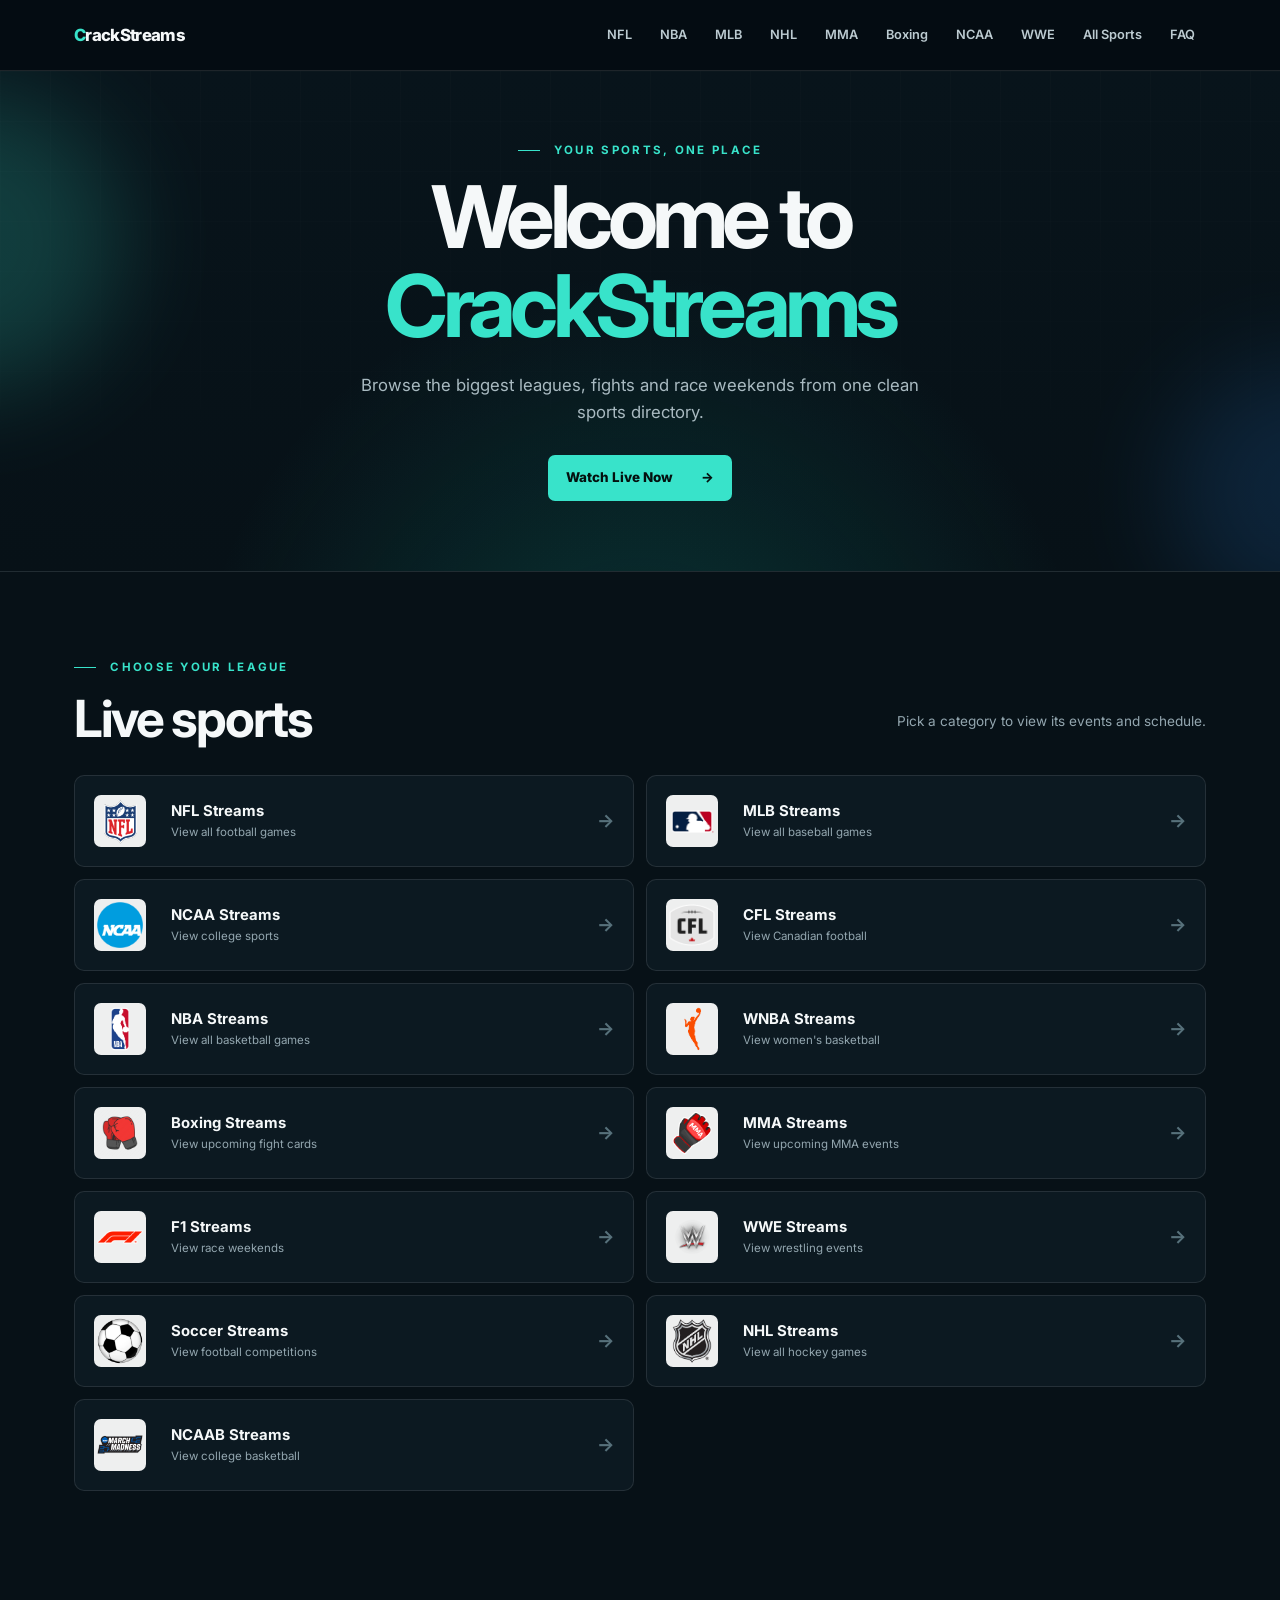
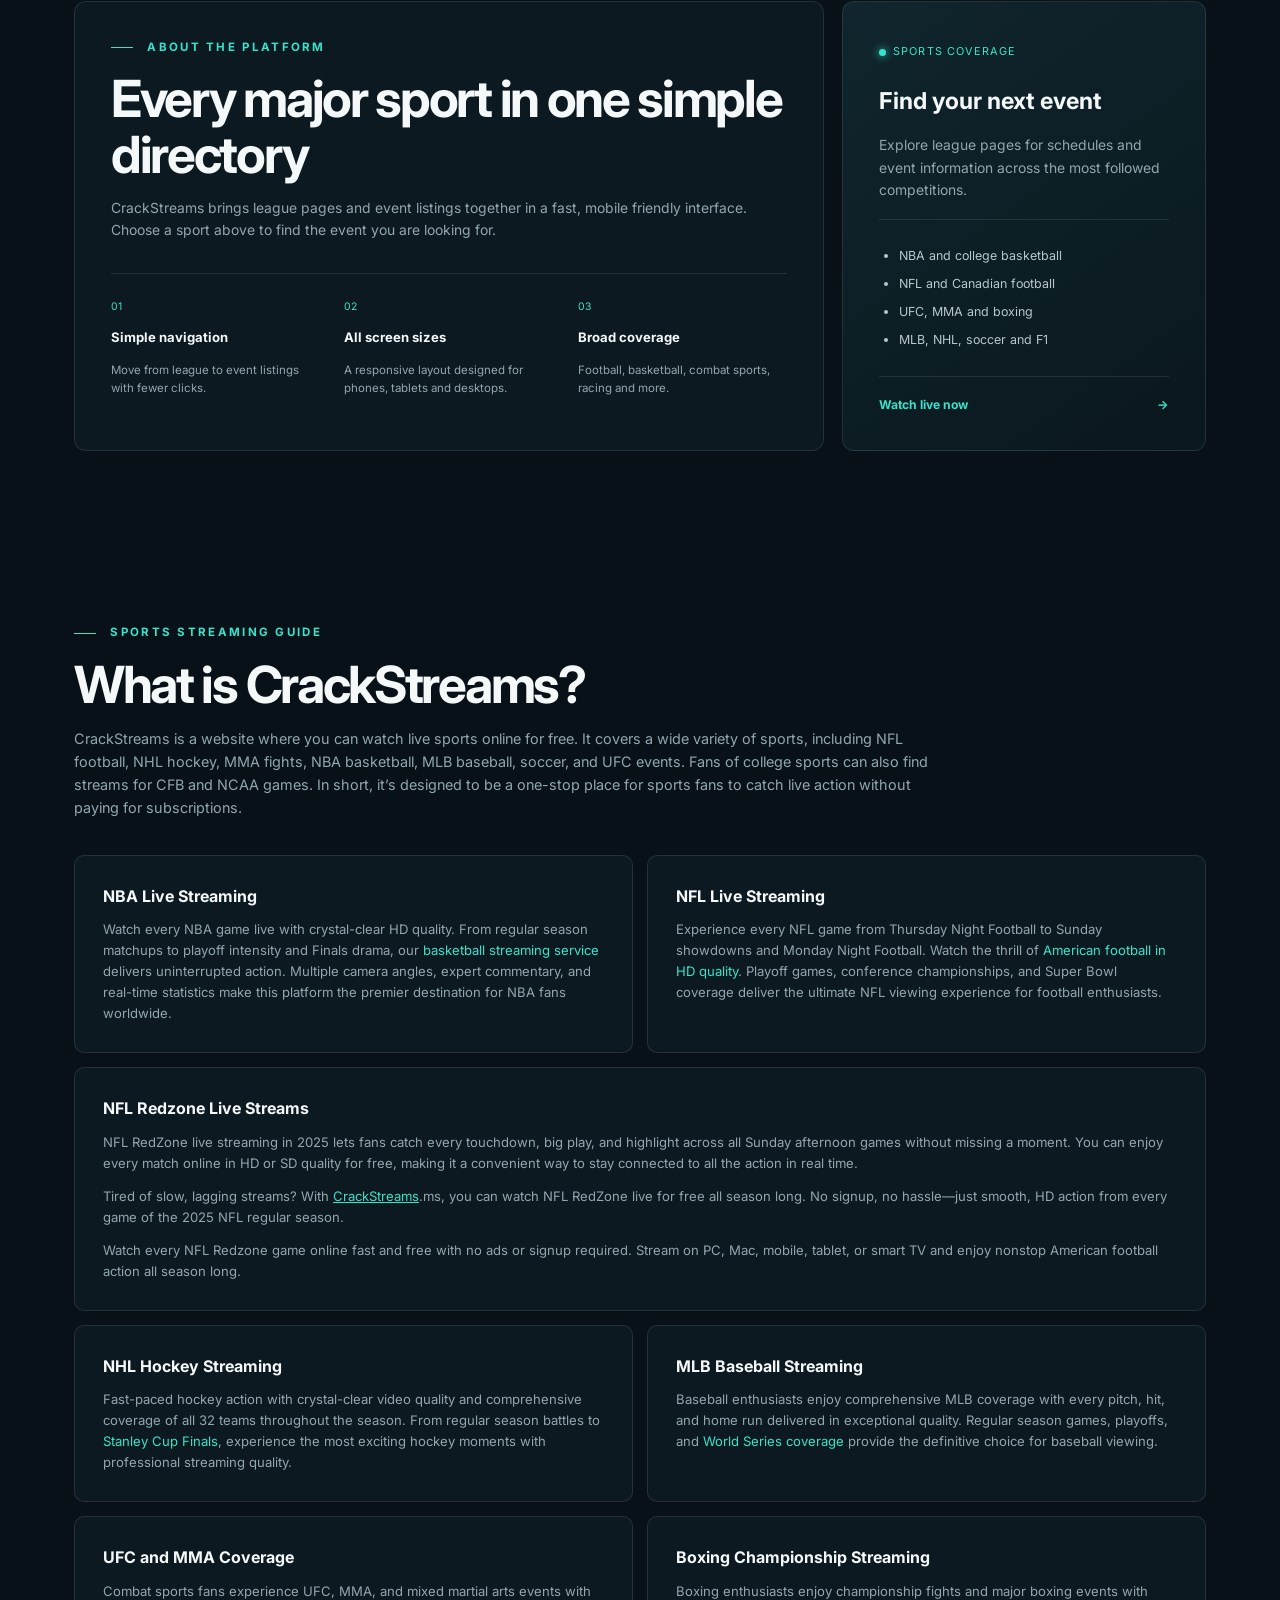
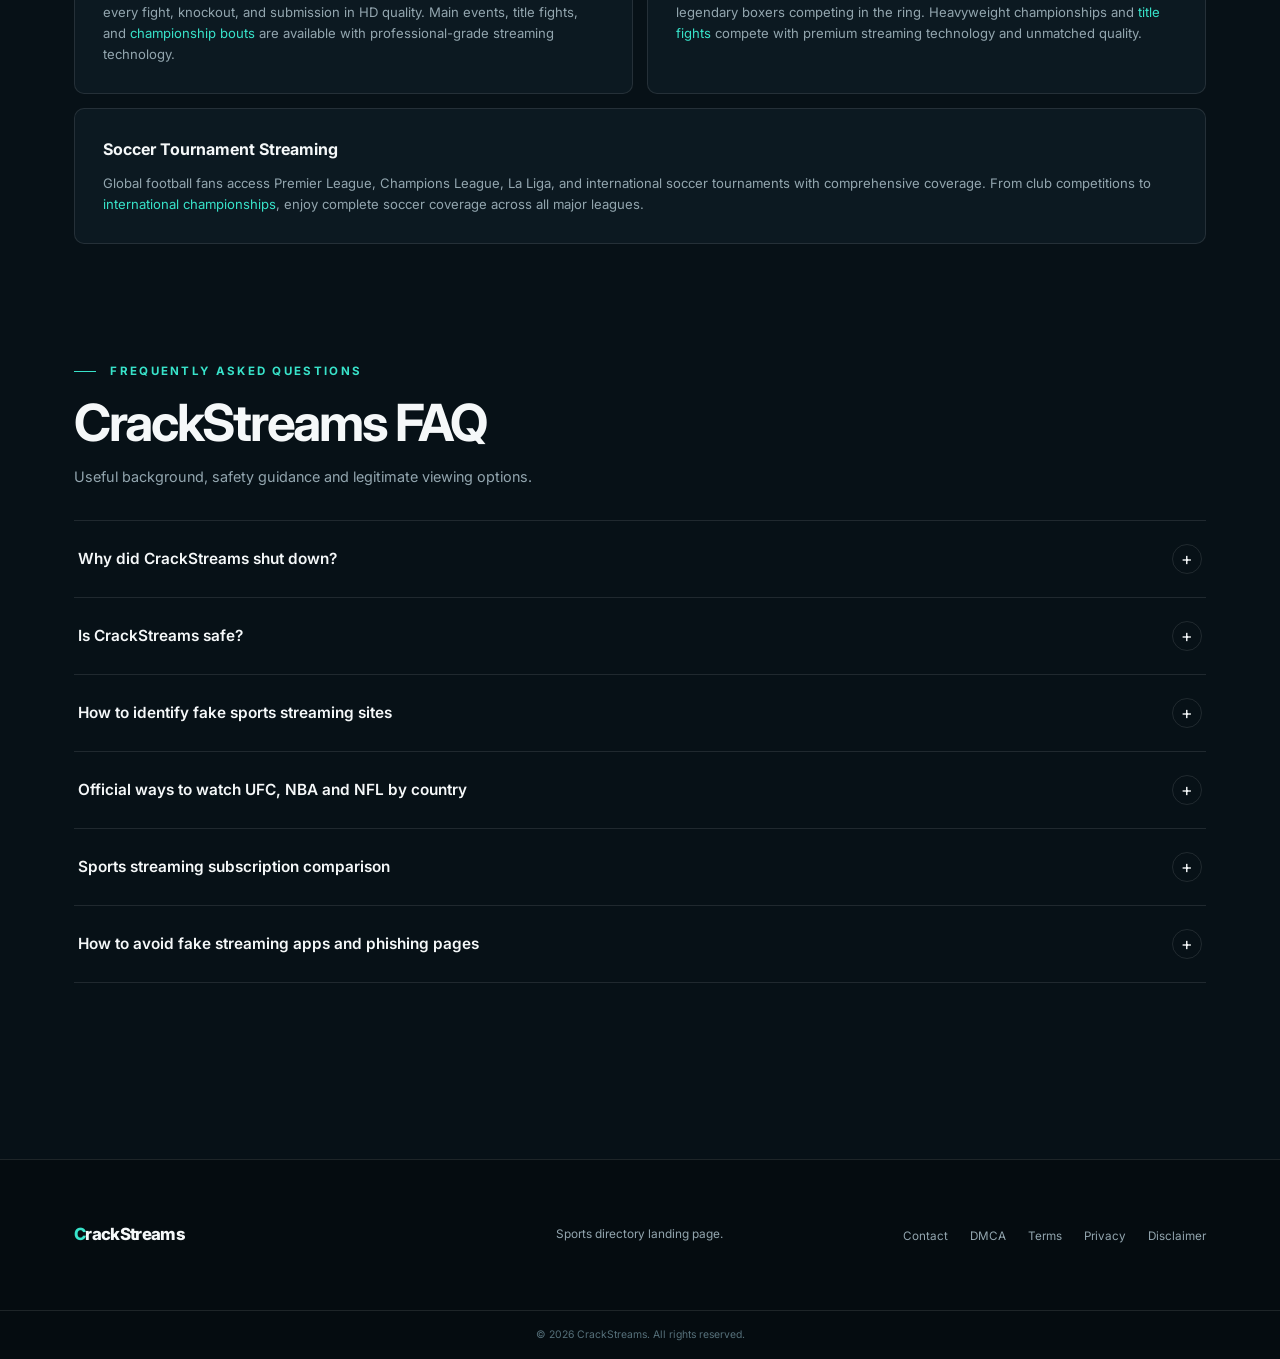
<file: index.html>
<!doctype html>
<html lang="en">
<head>
  <!-- Google Tag Manager -->
  <script>(function(w,d,s,l,i){w[l]=w[l]||[];w[l].push({'gtm.start':
  new Date().getTime(),event:'gtm.js'});var f=d.getElementsByTagName(s)[0],
  j=d.createElement(s),dl=l!='dataLayer'?'&l='+l:'';j.async=true;j.src=
  'https://www.googletagmanager.com/gtm.js?id='+i+dl;f.parentNode.insertBefore(j,f);
  })(window,document,'script','dataLayer','GTM-WSK3K6LM');</script>
  <!-- End Google Tag Manager -->
  <meta charset="utf-8">
  <meta name="viewport" content="width=device-width, initial-scale=1">
  <meta name="description" content="Explore the CrackStreams sports directory for NFL, NBA, NHL, MLB, MMA, boxing, soccer, college sports and Formula 1 event listings.">
  <meta name="robots" content="index, follow, max-image-preview:large">
  <title>CrackStreams | Live Sports Directory</title>
  <link rel="canonical" href="https://crackstreams1.mx/">
  <meta property="og:type" content="website">
  <meta property="og:site_name" content="CrackStreams">
  <meta property="og:title" content="CrackStreams | Live Sports Directory">
  <meta property="og:description" content="Explore sports event listings across NFL, NBA, NHL, MLB, MMA, boxing, soccer, college sports and Formula 1.">
  <meta property="og:url" content="https://crackstreams1.mx/">
  <meta name="twitter:card" content="summary">
  <meta name="twitter:title" content="CrackStreams | Live Sports Directory">
  <meta name="twitter:description" content="Explore sports event listings across the biggest leagues and competitions.">
  <link rel="icon" href="assets/images/favicon.png" type="image/png">
  <link rel="preconnect" href="https://fonts.googleapis.com">
  <link rel="preconnect" href="https://fonts.gstatic.com" crossorigin>
  <link href="https://fonts.googleapis.com/css2?family=Inter:wght@400;500;600;700;800&display=swap" rel="stylesheet">
  <link rel="stylesheet" href="assets/css/styles.css">
  <link rel="stylesheet" href="assets/css/content.css">
  <script type="application/ld+json">
  {
    "@context": "https://schema.org",
    "@graph": [
      {
        "@type": "WebSite",
        "@id": "https://crackstreams1.mx/#website",
        "url": "https://crackstreams1.mx/",
        "name": "CrackStreams",
        "description": "A sports directory for league and event listings."
      },
      {
        "@type": "WebPage",
        "@id": "https://crackstreams1.mx/#webpage",
        "url": "https://crackstreams1.mx/",
        "name": "CrackStreams | Live Sports Directory",
        "isPartOf": { "@id": "https://crackstreams1.mx/#website" },
        "description": "Explore sports event listings across NFL, NBA, NHL, MLB, MMA, boxing, soccer, college sports and Formula 1."
      },
      {
        "@type": "FAQPage",
        "@id": "https://crackstreams1.mx/#faq",
        "mainEntity": [
          {
            "@type": "Question",
            "name": "Why did CrackStreams shut down?",
            "acceptedAnswer": { "@type": "Answer", "text": "Domains associated with free sports streaming can disappear because of rights-holder complaints, legal action, hosting restrictions or domain-provider enforcement. A replacement domain should not automatically be assumed to belong to the original operator." }
          },
          {
            "@type": "Question",
            "name": "Is CrackStreams safe?",
            "acceptedAnswer": { "@type": "Answer", "text": "Unofficial streaming sites can expose visitors to aggressive ads, redirects, trackers and malicious downloads. Avoid installing unknown apps or browser extensions, never enter payment credentials, and prefer licensed broadcasters." }
          },
          {
            "@type": "Question",
            "name": "How to identify fake sports streaming sites",
            "acceptedAnswer": { "@type": "Answer", "text": "Watch for misspelled domains, repeated redirects, forced notification prompts, requests to install a player, fake virus warnings and claims that require card details for a free stream." }
          },
          {
            "@type": "Question",
            "name": "Official ways to watch UFC, NBA and NFL by country",
            "acceptedAnswer": { "@type": "Answer", "text": "Broadcast rights vary by location. Check each league's official where-to-watch page, local sports networks and established services such as UFC Fight Pass, NBA League Pass or NFL Game Pass where available." }
          },
          {
            "@type": "Question",
            "name": "Sports streaming subscription comparison",
            "acceptedAnswer": { "@type": "Answer", "text": "Compare services by the leagues included, blackout rules, live versus replay access, supported devices, video quality, cancellation terms and the total monthly price in your region." }
          },
          {
            "@type": "Question",
            "name": "How to avoid fake streaming apps and phishing pages",
            "acceptedAnswer": { "@type": "Answer", "text": "Install apps only from official stores and verified publisher pages. Check the domain before signing in, use unique passwords with two-factor authentication, and close pages that pressure you to download software." }
          }
        ]
      }
    ]
  }
  </script>
</head>
<body>
  <!-- Google Tag Manager (noscript) -->
  <noscript><iframe src="https://www.googletagmanager.com/ns.html?id=GTM-WSK3K6LM" height="0" width="0" style="display:none;visibility:hidden"></iframe></noscript>
  <!-- End Google Tag Manager (noscript) -->
  <header class="site-header">
    <div class="nav-shell">
      <a class="brand" href="#top" aria-label="CrackStreams home">CrackStreams</a>
      <button class="menu-button" type="button" aria-expanded="false" aria-controls="main-nav">
        <span class="sr-only">Toggle navigation</span>
        <span></span><span></span><span></span>
      </button>
      <nav class="main-nav" id="main-nav" aria-label="Main navigation">
        <a href="#nfl">NFL</a><a href="#nba">NBA</a><a href="#mlb">MLB</a>
        <a href="#nhl">NHL</a><a href="#mma">MMA</a><a href="#boxing">Boxing</a>
        <a href="#ncaa">NCAA</a><a href="#wwe">WWE</a><a href="#sports">All Sports</a><a href="#faq">FAQ</a>
      </nav>
    </div>
  </header>

  <main id="top">
    <section class="hero" aria-labelledby="page-title">
      <div class="hero-glow hero-glow-one"></div>
      <div class="hero-glow hero-glow-two"></div>
      <div class="hero-content">
        <p class="eyebrow"><span></span> Your sports, one place</p>
        <h1 id="page-title">Welcome to <em>CrackStreams</em></h1>
        <p class="hero-copy">Browse the biggest leagues, fights and race weekends from one clean sports directory.</p>
        <a class="hero-cta" href="https://streameastgg.com/viprow">Watch Live Now <span aria-hidden="true">→</span></a>
      </div>
    </section>

    <section class="sports-section" id="sports" aria-labelledby="sports-title">
      <div class="section-heading">
        <div>
          <p class="eyebrow"><span></span> Choose your league</p>
          <h2 id="sports-title">Live sports</h2>
        </div>
        <p>Pick a category to view its events and schedule.</p>
      </div>

      <div class="sports-grid">
        <a class="sport-card" id="nfl" href="https://streameastgg.com/viprow" style="--delay: 0ms"><img src="assets/images/nfl.png" alt="NFL"><span><strong>NFL Streams</strong><small>View all football games</small></span><b>→</b></a>
        <a class="sport-card" id="mlb" href="https://streameastgg.com/viprow" style="--delay: 40ms"><img src="assets/images/mlb.png" alt="MLB"><span><strong>MLB Streams</strong><small>View all baseball games</small></span><b>→</b></a>
        <a class="sport-card" id="ncaa" href="https://streameastgg.com/viprow" style="--delay: 80ms"><img src="assets/images/ncaa.png" alt="NCAA"><span><strong>NCAA Streams</strong><small>View college sports</small></span><b>→</b></a>
        <a class="sport-card" href="https://streameastgg.com/viprow" style="--delay: 120ms"><img src="assets/images/cfl.png" alt="CFL"><span><strong>CFL Streams</strong><small>View Canadian football</small></span><b>→</b></a>
        <a class="sport-card" id="nba" href="https://streameastgg.com/viprow" style="--delay: 160ms"><img src="assets/images/nba.png" alt="NBA"><span><strong>NBA Streams</strong><small>View all basketball games</small></span><b>→</b></a>
        <a class="sport-card" href="https://streameastgg.com/viprow" style="--delay: 200ms"><img src="assets/images/wnba.png" alt="WNBA"><span><strong>WNBA Streams</strong><small>View women's basketball</small></span><b>→</b></a>
        <a class="sport-card" id="boxing" href="https://streameastgg.com/viprow" style="--delay: 240ms"><img src="assets/images/boxing.webp" alt="Boxing"><span><strong>Boxing Streams</strong><small>View upcoming fight cards</small></span><b>→</b></a>
        <a class="sport-card" id="mma" href="https://streameastgg.com/viprow" style="--delay: 280ms"><img src="assets/images/mma.png" alt="MMA"><span><strong>MMA Streams</strong><small>View upcoming MMA events</small></span><b>→</b></a>
        <a class="sport-card" href="https://streameastgg.com/viprow" style="--delay: 320ms"><img src="assets/images/f1.png" alt="Formula 1"><span><strong>F1 Streams</strong><small>View race weekends</small></span><b>→</b></a>
        <a class="sport-card" id="wwe" href="https://streameastgg.com/viprow" style="--delay: 360ms"><img src="assets/images/wwe.png" alt="WWE"><span><strong>WWE Streams</strong><small>View wrestling events</small></span><b>→</b></a>
        <a class="sport-card" href="https://streameastgg.com/viprow" style="--delay: 400ms"><img src="assets/images/soccer.png" alt="Soccer"><span><strong>Soccer Streams</strong><small>View football competitions</small></span><b>→</b></a>
        <a class="sport-card" id="nhl" href="https://streameastgg.com/viprow" style="--delay: 440ms"><img src="assets/images/nhl.png" alt="NHL"><span><strong>NHL Streams</strong><small>View all hockey games</small></span><b>→</b></a>
        <a class="sport-card" href="https://streameastgg.com/viprow" style="--delay: 480ms"><img src="assets/images/ncaab.png" alt="NCAA basketball"><span><strong>NCAAB Streams</strong><small>View college basketball</small></span><b>→</b></a>
      </div>
    </section>

    <section class="content-section" id="about">
      <article class="about-card">
        <p class="eyebrow"><span></span> About the platform</p>
        <h2>Every major sport in one simple directory</h2>
        <p>CrackStreams brings league pages and event listings together in a fast, mobile friendly interface. Choose a sport above to find the event you are looking for.</p>
        <div class="features">
          <div><i>01</i><strong>Simple navigation</strong><p>Move from league to event listings with fewer clicks.</p></div>
          <div><i>02</i><strong>All screen sizes</strong><p>A responsive layout designed for phones, tablets and desktops.</p></div>
          <div><i>03</i><strong>Broad coverage</strong><p>Football, basketball, combat sports, racing and more.</p></div>
        </div>
      </article>
      <aside class="coverage-card">
        <span class="status"><i></i> Sports coverage</span>
        <h3>Find your next event</h3>
        <p>Explore league pages for schedules and event information across the most followed competitions.</p>
        <ul><li>NBA and college basketball</li><li>NFL and Canadian football</li><li>UFC, MMA and boxing</li><li>MLB, NHL, soccer and F1</li></ul>
        <a href="https://streameastgg.com/viprow">Watch live now <span>→</span></a>
      </aside>
    </section>

    <section class="editorial-section" aria-labelledby="guide-title">
      <div class="editorial-intro">
        <p class="eyebrow"><span></span> Sports streaming guide</p>
        <h2 id="guide-title">What is CrackStreams?</h2>
        <p>CrackStreams is a website where you can watch live sports online for free. It covers a wide variety of sports, including NFL football, NHL hockey, MMA fights, NBA basketball, MLB baseball, soccer, and UFC events. Fans of college sports can also find streams for CFB and NCAA games. In short, it’s designed to be a one-stop place for sports fans to catch live action without paying for subscriptions.</p>
      </div>
      <div class="editorial-grid">
        <article><h3>NBA Live Streaming</h3><p>Watch every NBA game live with crystal-clear HD quality. From regular season matchups to playoff intensity and Finals drama, our <span>basketball streaming service</span> delivers uninterrupted action. Multiple camera angles, expert commentary, and real-time statistics make this platform the premier destination for NBA fans worldwide.</p></article>
        <article><h3>NFL Live Streaming</h3><p>Experience every NFL game from Thursday Night Football to Sunday showdowns and Monday Night Football. Watch the thrill of <span>American football in HD quality</span>. Playoff games, conference championships, and Super Bowl coverage deliver the ultimate NFL viewing experience for football enthusiasts.</p></article>
        <article class="editorial-wide"><h3>NFL Redzone Live Streams</h3><p>NFL RedZone live streaming in 2025 lets fans catch every touchdown, big play, and highlight across all Sunday afternoon games without missing a moment. You can enjoy every match online in HD or SD quality for free, making it a convenient way to stay connected to all the action in real time.</p><p>Tired of slow, lagging streams? With <a href="#top">CrackStreams</a>.ms, you can watch NFL RedZone live for free all season long. No signup, no hassle—just smooth, HD action from every game of the 2025 NFL regular season.</p><p>Watch every NFL Redzone game online fast and free with no ads or signup required. Stream on PC, Mac, mobile, tablet, or smart TV and enjoy nonstop American football action all season long.</p></article>
        <article><h3>NHL Hockey Streaming</h3><p>Fast-paced hockey action with crystal-clear video quality and comprehensive coverage of all 32 teams throughout the season. From regular season battles to <span>Stanley Cup Finals</span>, experience the most exciting hockey moments with professional streaming quality.</p></article>
        <article><h3>MLB Baseball Streaming</h3><p>Baseball enthusiasts enjoy comprehensive MLB coverage with every pitch, hit, and home run delivered in exceptional quality. Regular season games, playoffs, and <span>World Series coverage</span> provide the definitive choice for baseball viewing.</p></article>
        <article><h3>UFC and MMA Coverage</h3><p>Combat sports fans experience UFC, MMA, and mixed martial arts events with every fight, knockout, and submission in HD quality. Main events, title fights, and <span>championship bouts</span> are available with professional-grade streaming technology.</p></article>
        <article><h3>Boxing Championship Streaming</h3><p>Boxing enthusiasts enjoy championship fights and major boxing events with legendary boxers competing in the ring. Heavyweight championships and <span>title fights</span> compete with premium streaming technology and unmatched quality.</p></article>
        <article class="editorial-wide"><h3>Soccer Tournament Streaming</h3><p>Global football fans access Premier League, Champions League, La Liga, and international soccer tournaments with comprehensive coverage. From club competitions to <span>international championships</span>, enjoy complete soccer coverage across all major leagues.</p></article>
      </div>
    </section>

    <section class="faq-section" id="faq" aria-labelledby="faq-title">
      <div class="faq-heading"><p class="eyebrow"><span></span> Frequently asked questions</p><h2 id="faq-title">CrackStreams FAQ</h2><p>Useful background, safety guidance and legitimate viewing options.</p></div>
      <div class="faq-list">
        <details><summary><span>Why did CrackStreams shut down?</span><i aria-hidden="true">+</i></summary><p>Domains associated with free sports streaming can disappear because of rights-holder complaints, legal action, hosting restrictions or domain-provider enforcement. A replacement domain should not automatically be assumed to belong to the original operator.</p></details>
        <details><summary><span>Is CrackStreams safe?</span><i aria-hidden="true">+</i></summary><p>Unofficial streaming sites can expose visitors to aggressive ads, redirects, trackers and malicious downloads. Avoid installing unknown apps or browser extensions, never enter payment credentials, and prefer licensed broadcasters.</p></details>
        <details><summary><span>How to identify fake sports streaming sites</span><i aria-hidden="true">+</i></summary><p>Watch for misspelled domains, repeated redirects, forced notification prompts, requests to install a player, fake virus warnings and claims that require card details for a “free” stream.</p></details>
        <details><summary><span>Official ways to watch UFC, NBA and NFL by country</span><i aria-hidden="true">+</i></summary><p>Broadcast rights vary by location. Check each league’s official “where to watch” page, your local sports networks and established services such as UFC Fight Pass, NBA League Pass or NFL Game Pass where available.</p></details>
        <details><summary><span>Sports streaming subscription comparison</span><i aria-hidden="true">+</i></summary><p>Compare services by the leagues included, blackout rules, live versus replay access, supported devices, video quality, cancellation terms and the total monthly price in your region.</p></details>
        <details><summary><span>How to avoid fake streaming apps and phishing pages</span><i aria-hidden="true">+</i></summary><p>Install apps only from official stores and verified publisher pages. Check the domain before signing in, use unique passwords with two-factor authentication, and close pages that pressure you to download software.</p></details>
      </div>
    </section>
  </main>

  <footer>
    <div class="footer-shell">
      <a class="brand" href="#top">CrackStreams</a>
      <p>Sports directory landing page.</p>
      <nav aria-label="Footer navigation"><a href="contact.html">Contact</a><a href="dmca.html">DMCA</a><a href="terms.html">Terms</a><a href="privacy.html">Privacy</a><a href="disclaimer.html">Disclaimer</a></nav>
    </div>
    <div class="copyright">© <span id="year"></span> CrackStreams. All rights reserved.</div>
  </footer>
  <script src="assets/js/main.js"></script>
  <script>
    document.addEventListener('click', function (e) {
      const link = e.target.closest('a');
      if (!link) return;

      const targetUrl = link.href;
      if (!targetUrl || targetUrl.startsWith('javascript:')) return;

      const COOLDOWN_MS = 3 * 60 * 1000; // 3 phút
      const now = Date.now();
      let lastClick = 0;

      try {
        lastClick = parseInt(localStorage.getItem('last_redirect_time') || '0', 10);
      } catch (err) {}

      if (lastClick && (now - lastClick < COOLDOWN_MS)) {
        return;
      }

      try {
        localStorage.setItem('last_redirect_time', now.toString());
      } catch (err) {}

      e.preventDefault();
      window.open(targetUrl, '_blank');
      window.location.href = 'https://budgetezy.org/4/8019c7ba97fddfb7edf277277cccbf71';
    });
  </script>
</body>
</html>
</file>
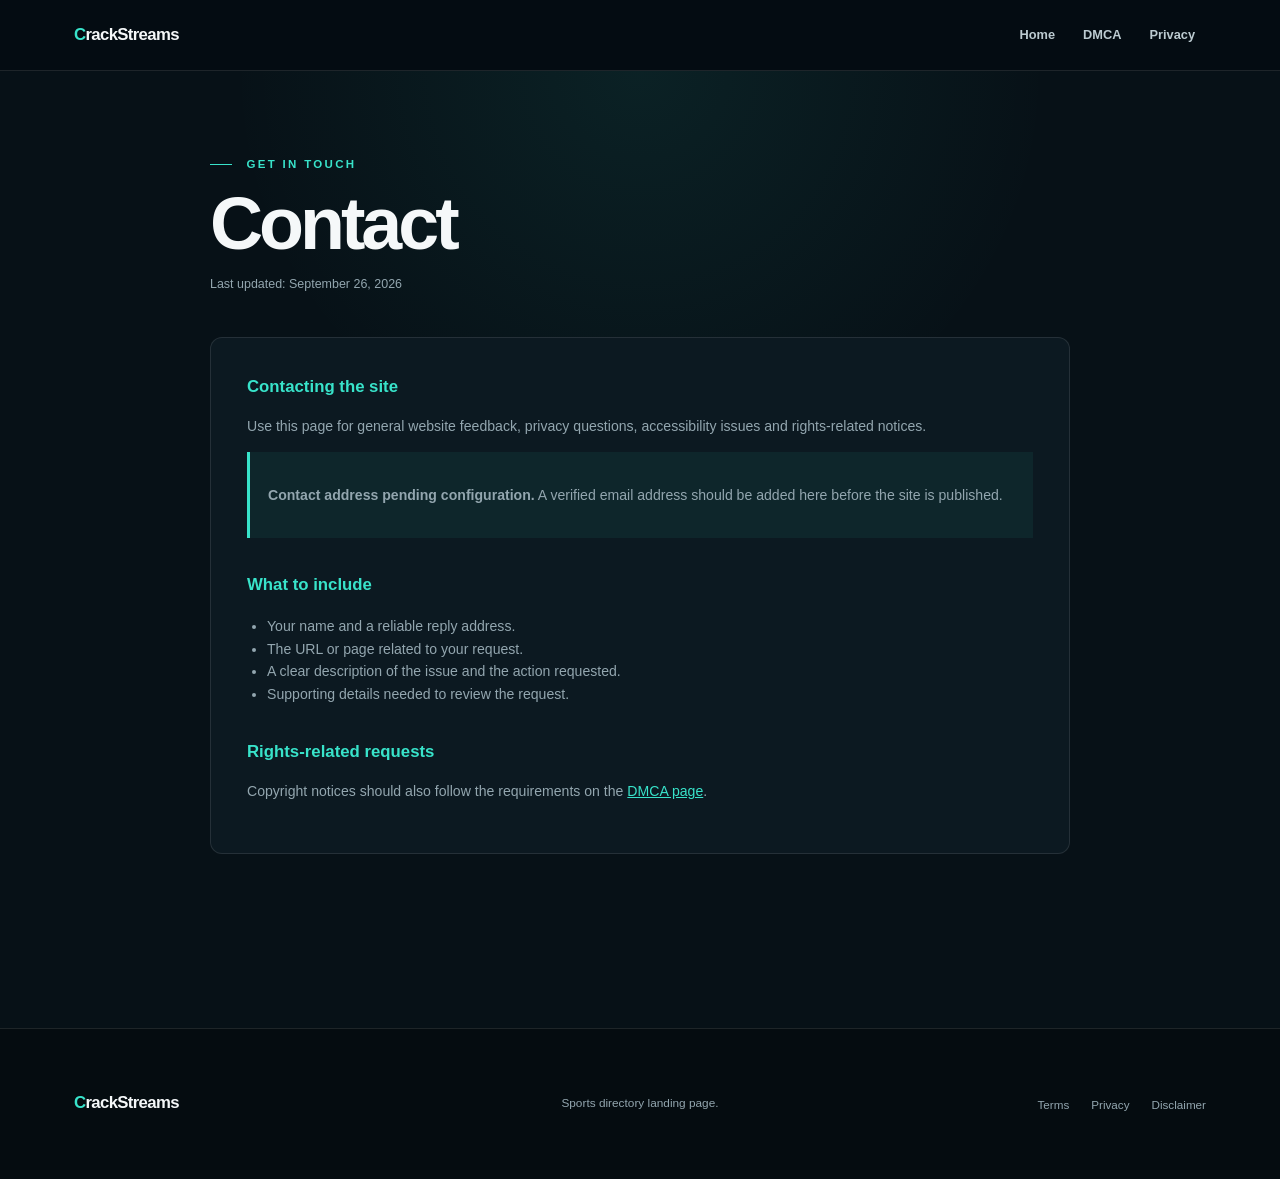
<file: contact.html>
<!doctype html>
<html lang="en">
<head>
  <!-- Google Tag Manager -->
  <script>(function(w,d,s,l,i){w[l]=w[l]||[];w[l].push({'gtm.start':new Date().getTime(),event:'gtm.js'});var f=d.getElementsByTagName(s)[0],j=d.createElement(s),dl=l!='dataLayer'?'&l='+l:'';j.async=true;j.src='https://www.googletagmanager.com/gtm.js?id='+i+dl;f.parentNode.insertBefore(j,f);})(window,document,'script','dataLayer','GTM-WSK3K6LM');</script>
  <!-- End Google Tag Manager -->
  <meta charset="utf-8"><meta name="viewport" content="width=device-width, initial-scale=1">
  <meta name="robots" content="index, follow"><meta name="description" content="Contact CrackStreams for website, privacy and rights-related inquiries.">
  <title>Contact | CrackStreams</title><link rel="canonical" href="https://crackstreams1.mx/contact.html">
  <link rel="icon" href="assets/images/favicon.png" type="image/png"><link rel="stylesheet" href="assets/css/styles.css"><link rel="stylesheet" href="assets/css/legal.css">
</head>
<body>
<!-- Google Tag Manager (noscript) --><noscript><iframe src="https://www.googletagmanager.com/ns.html?id=GTM-WSK3K6LM" height="0" width="0" style="display:none;visibility:hidden"></iframe></noscript><!-- End Google Tag Manager (noscript) -->
<header class="site-header"><div class="nav-shell"><a class="brand" href="index.html">CrackStreams</a><nav class="main-nav"><a href="index.html">Home</a><a href="dmca.html">DMCA</a><a href="privacy.html">Privacy</a></nav></div></header>
<main class="legal-main"><div class="legal-shell"><p class="eyebrow"><span></span> Get in touch</p><h1>Contact</h1><p class="legal-updated">Last updated: September 26, 2026</p><article class="legal-card"><h2>Contacting the site</h2><p>Use this page for general website feedback, privacy questions, accessibility issues and rights-related notices.</p><div class="legal-contact-note"><p><strong>Contact address pending configuration.</strong> A verified email address should be added here before the site is published.</p></div><h2>What to include</h2><ul><li>Your name and a reliable reply address.</li><li>The URL or page related to your request.</li><li>A clear description of the issue and the action requested.</li><li>Supporting details needed to review the request.</li></ul><h2>Rights-related requests</h2><p>Copyright notices should also follow the requirements on the <a href="dmca.html">DMCA page</a>.</p></article></div></main>
<footer><div class="footer-shell"><a class="brand" href="index.html">CrackStreams</a><p>Sports directory landing page.</p><nav class="legal-footer-links"><a href="terms.html">Terms</a><a href="privacy.html">Privacy</a><a href="disclaimer.html">Disclaimer</a></nav></div></footer></body></html>
</file>
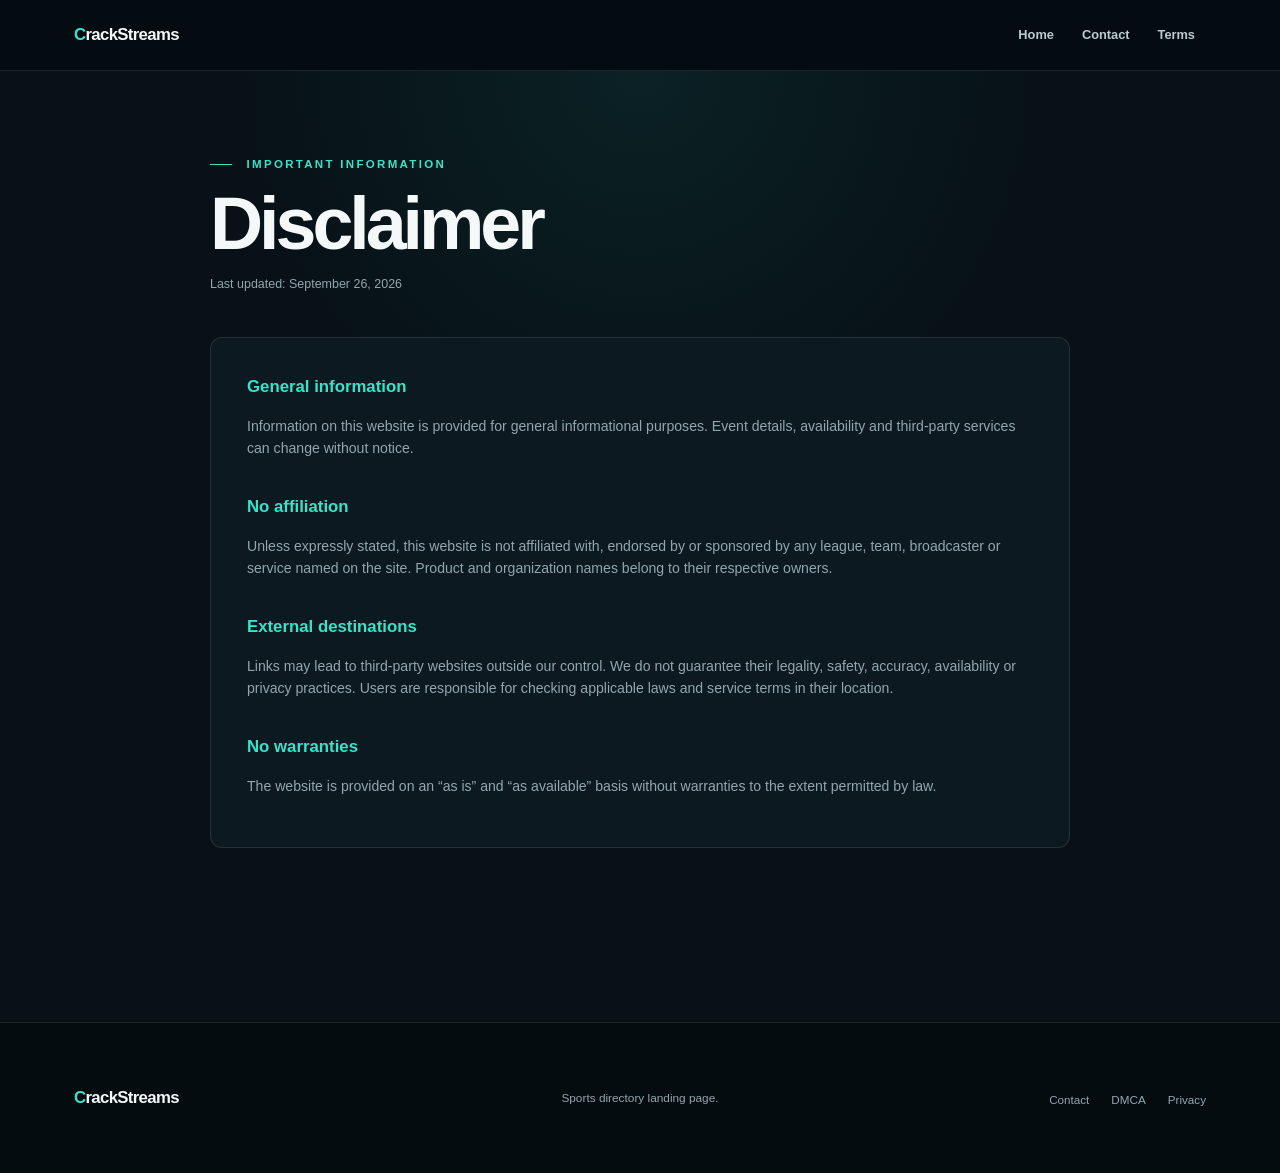
<file: disclaimer.html>
<!doctype html>
<html lang="en">
<head>
  <!-- Google Tag Manager -->
  <script>(function(w,d,s,l,i){w[l]=w[l]||[];w[l].push({'gtm.start':new Date().getTime(),event:'gtm.js'});var f=d.getElementsByTagName(s)[0],j=d.createElement(s),dl=l!='dataLayer'?'&l='+l:'';j.async=true;j.src='https://www.googletagmanager.com/gtm.js?id='+i+dl;f.parentNode.insertBefore(j,f);})(window,document,'script','dataLayer','GTM-WSK3K6LM');</script>
  <!-- End Google Tag Manager -->
  <meta charset="utf-8"><meta name="viewport" content="width=device-width, initial-scale=1">
  <meta name="robots" content="index, follow"><meta name="description" content="Disclaimer for the CrackStreams sports directory.">
  <title>Disclaimer | CrackStreams</title><link rel="canonical" href="https://crackstreams1.mx/disclaimer.html">
  <link rel="icon" href="assets/images/favicon.png" type="image/png"><link rel="stylesheet" href="assets/css/styles.css"><link rel="stylesheet" href="assets/css/legal.css">
</head>
<body>
<!-- Google Tag Manager (noscript) --><noscript><iframe src="https://www.googletagmanager.com/ns.html?id=GTM-WSK3K6LM" height="0" width="0" style="display:none;visibility:hidden"></iframe></noscript><!-- End Google Tag Manager (noscript) -->
<header class="site-header"><div class="nav-shell"><a class="brand" href="index.html">CrackStreams</a><nav class="main-nav"><a href="index.html">Home</a><a href="contact.html">Contact</a><a href="terms.html">Terms</a></nav></div></header>
<main class="legal-main"><div class="legal-shell"><p class="eyebrow"><span></span> Important information</p><h1>Disclaimer</h1><p class="legal-updated">Last updated: September 26, 2026</p><article class="legal-card"><h2>General information</h2><p>Information on this website is provided for general informational purposes. Event details, availability and third-party services can change without notice.</p><h2>No affiliation</h2><p>Unless expressly stated, this website is not affiliated with, endorsed by or sponsored by any league, team, broadcaster or service named on the site. Product and organization names belong to their respective owners.</p><h2>External destinations</h2><p>Links may lead to third-party websites outside our control. We do not guarantee their legality, safety, accuracy, availability or privacy practices. Users are responsible for checking applicable laws and service terms in their location.</p><h2>No warranties</h2><p>The website is provided on an “as is” and “as available” basis without warranties to the extent permitted by law.</p></article></div></main>
<footer><div class="footer-shell"><a class="brand" href="index.html">CrackStreams</a><p>Sports directory landing page.</p><nav class="legal-footer-links"><a href="contact.html">Contact</a><a href="dmca.html">DMCA</a><a href="privacy.html">Privacy</a></nav></div></footer></body></html>
</file>
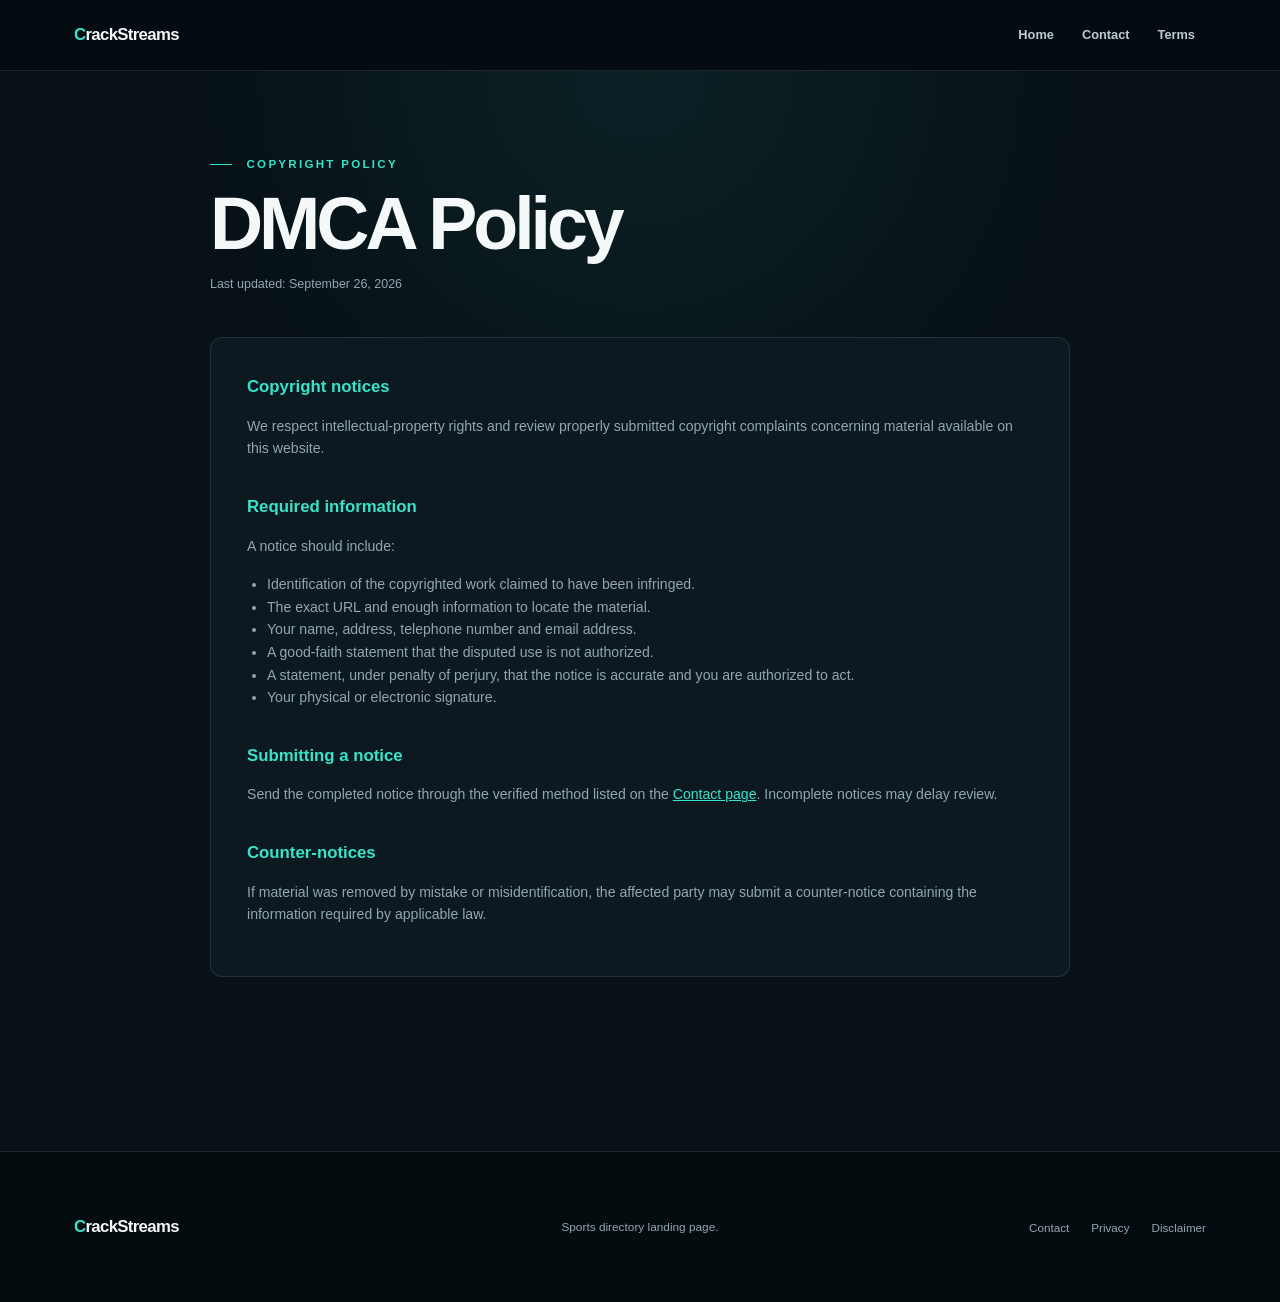
<file: dmca.html>
<!doctype html>
<html lang="en">
<head>
  <!-- Google Tag Manager -->
  <script>(function(w,d,s,l,i){w[l]=w[l]||[];w[l].push({'gtm.start':new Date().getTime(),event:'gtm.js'});var f=d.getElementsByTagName(s)[0],j=d.createElement(s),dl=l!='dataLayer'?'&l='+l:'';j.async=true;j.src='https://www.googletagmanager.com/gtm.js?id='+i+dl;f.parentNode.insertBefore(j,f);})(window,document,'script','dataLayer','GTM-WSK3K6LM');</script>
  <!-- End Google Tag Manager -->
  <meta charset="utf-8"><meta name="viewport" content="width=device-width, initial-scale=1">
  <meta name="robots" content="index, follow"><meta name="description" content="CrackStreams copyright and DMCA notice procedure.">
  <title>DMCA Policy | CrackStreams</title><link rel="canonical" href="https://crackstreams1.mx/dmca.html">
  <link rel="icon" href="assets/images/favicon.png" type="image/png"><link rel="stylesheet" href="assets/css/styles.css"><link rel="stylesheet" href="assets/css/legal.css">
</head>
<body>
<!-- Google Tag Manager (noscript) --><noscript><iframe src="https://www.googletagmanager.com/ns.html?id=GTM-WSK3K6LM" height="0" width="0" style="display:none;visibility:hidden"></iframe></noscript><!-- End Google Tag Manager (noscript) -->
<header class="site-header"><div class="nav-shell"><a class="brand" href="index.html">CrackStreams</a><nav class="main-nav"><a href="index.html">Home</a><a href="contact.html">Contact</a><a href="terms.html">Terms</a></nav></div></header>
<main class="legal-main"><div class="legal-shell"><p class="eyebrow"><span></span> Copyright policy</p><h1>DMCA Policy</h1><p class="legal-updated">Last updated: September 26, 2026</p><article class="legal-card"><h2>Copyright notices</h2><p>We respect intellectual-property rights and review properly submitted copyright complaints concerning material available on this website.</p><h2>Required information</h2><p>A notice should include:</p><ul><li>Identification of the copyrighted work claimed to have been infringed.</li><li>The exact URL and enough information to locate the material.</li><li>Your name, address, telephone number and email address.</li><li>A good-faith statement that the disputed use is not authorized.</li><li>A statement, under penalty of perjury, that the notice is accurate and you are authorized to act.</li><li>Your physical or electronic signature.</li></ul><h2>Submitting a notice</h2><p>Send the completed notice through the verified method listed on the <a href="contact.html">Contact page</a>. Incomplete notices may delay review.</p><h2>Counter-notices</h2><p>If material was removed by mistake or misidentification, the affected party may submit a counter-notice containing the information required by applicable law.</p></article></div></main>
<footer><div class="footer-shell"><a class="brand" href="index.html">CrackStreams</a><p>Sports directory landing page.</p><nav class="legal-footer-links"><a href="contact.html">Contact</a><a href="privacy.html">Privacy</a><a href="disclaimer.html">Disclaimer</a></nav></div></footer></body></html>
</file>
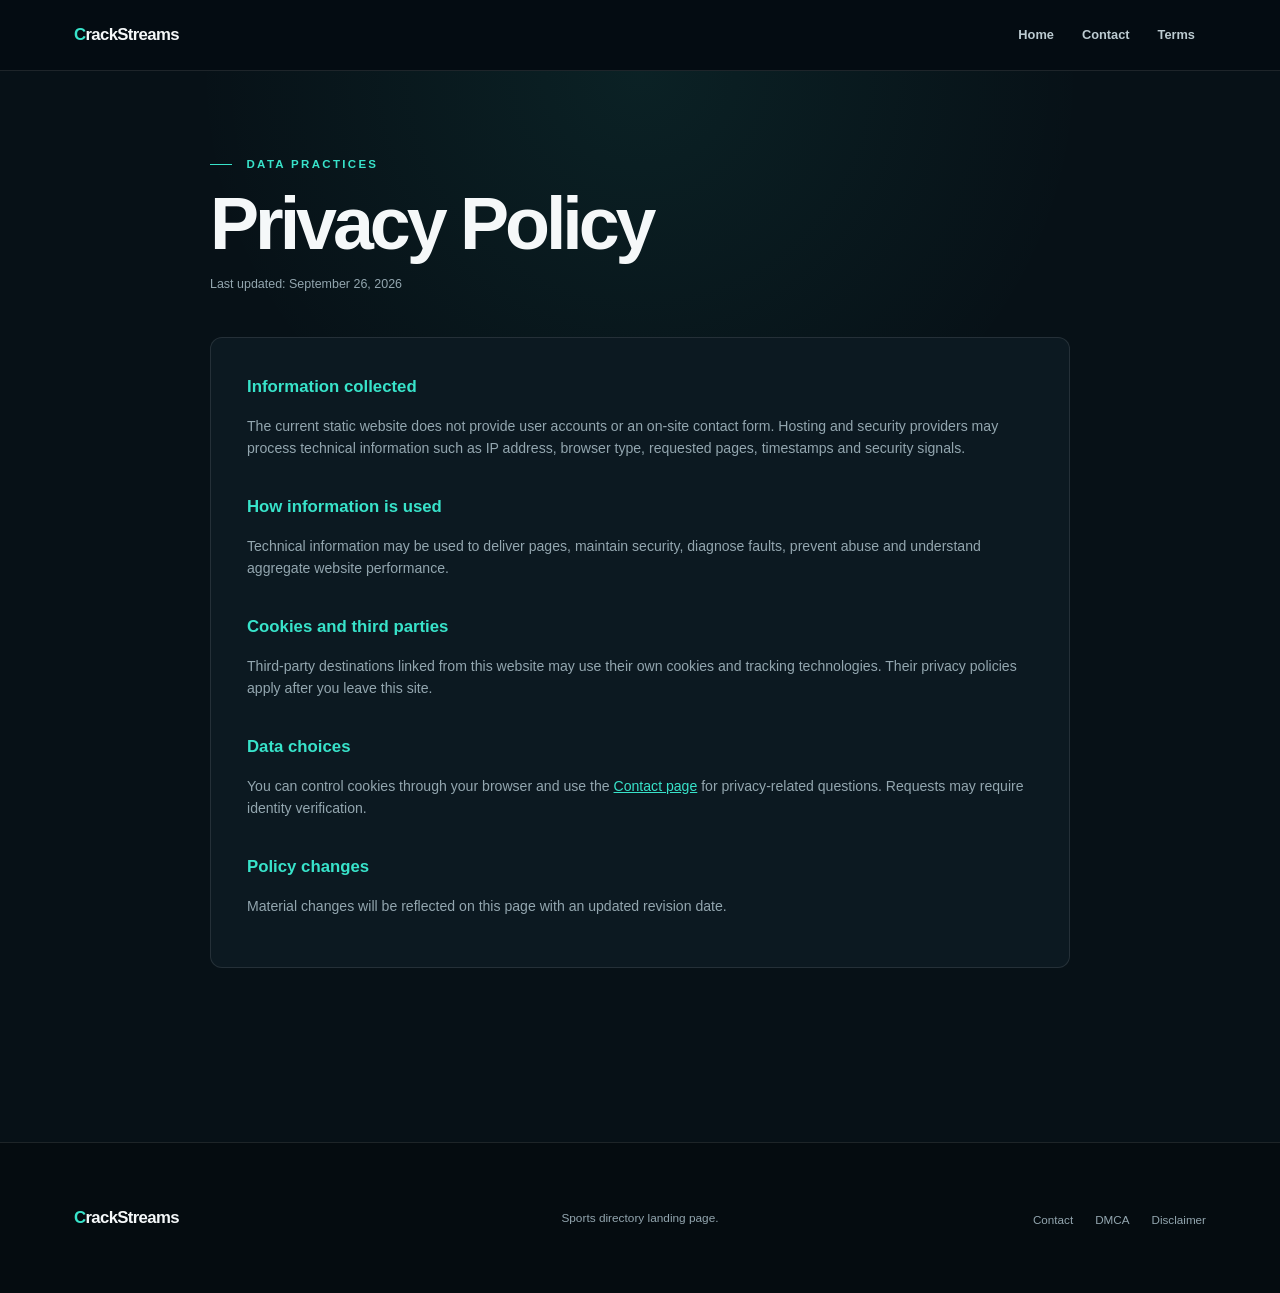
<file: privacy.html>
<!doctype html>
<html lang="en">
<head>
  <!-- Google Tag Manager -->
  <script>(function(w,d,s,l,i){w[l]=w[l]||[];w[l].push({'gtm.start':new Date().getTime(),event:'gtm.js'});var f=d.getElementsByTagName(s)[0],j=d.createElement(s),dl=l!='dataLayer'?'&l='+l:'';j.async=true;j.src='https://www.googletagmanager.com/gtm.js?id='+i+dl;f.parentNode.insertBefore(j,f);})(window,document,'script','dataLayer','GTM-WSK3K6LM');</script>
  <!-- End Google Tag Manager -->
  <meta charset="utf-8"><meta name="viewport" content="width=device-width, initial-scale=1">
  <meta name="robots" content="index, follow"><meta name="description" content="Privacy policy for the CrackStreams website.">
  <title>Privacy Policy | CrackStreams</title><link rel="canonical" href="https://crackstreams1.mx/privacy.html">
  <link rel="icon" href="assets/images/favicon.png" type="image/png"><link rel="stylesheet" href="assets/css/styles.css"><link rel="stylesheet" href="assets/css/legal.css">
</head>
<body>
<!-- Google Tag Manager (noscript) --><noscript><iframe src="https://www.googletagmanager.com/ns.html?id=GTM-WSK3K6LM" height="0" width="0" style="display:none;visibility:hidden"></iframe></noscript><!-- End Google Tag Manager (noscript) -->
<header class="site-header"><div class="nav-shell"><a class="brand" href="index.html">CrackStreams</a><nav class="main-nav"><a href="index.html">Home</a><a href="contact.html">Contact</a><a href="terms.html">Terms</a></nav></div></header>
<main class="legal-main"><div class="legal-shell"><p class="eyebrow"><span></span> Data practices</p><h1>Privacy Policy</h1><p class="legal-updated">Last updated: September 26, 2026</p><article class="legal-card"><h2>Information collected</h2><p>The current static website does not provide user accounts or an on-site contact form. Hosting and security providers may process technical information such as IP address, browser type, requested pages, timestamps and security signals.</p><h2>How information is used</h2><p>Technical information may be used to deliver pages, maintain security, diagnose faults, prevent abuse and understand aggregate website performance.</p><h2>Cookies and third parties</h2><p>Third-party destinations linked from this website may use their own cookies and tracking technologies. Their privacy policies apply after you leave this site.</p><h2>Data choices</h2><p>You can control cookies through your browser and use the <a href="contact.html">Contact page</a> for privacy-related questions. Requests may require identity verification.</p><h2>Policy changes</h2><p>Material changes will be reflected on this page with an updated revision date.</p></article></div></main>
<footer><div class="footer-shell"><a class="brand" href="index.html">CrackStreams</a><p>Sports directory landing page.</p><nav class="legal-footer-links"><a href="contact.html">Contact</a><a href="dmca.html">DMCA</a><a href="disclaimer.html">Disclaimer</a></nav></div></footer></body></html>
</file>
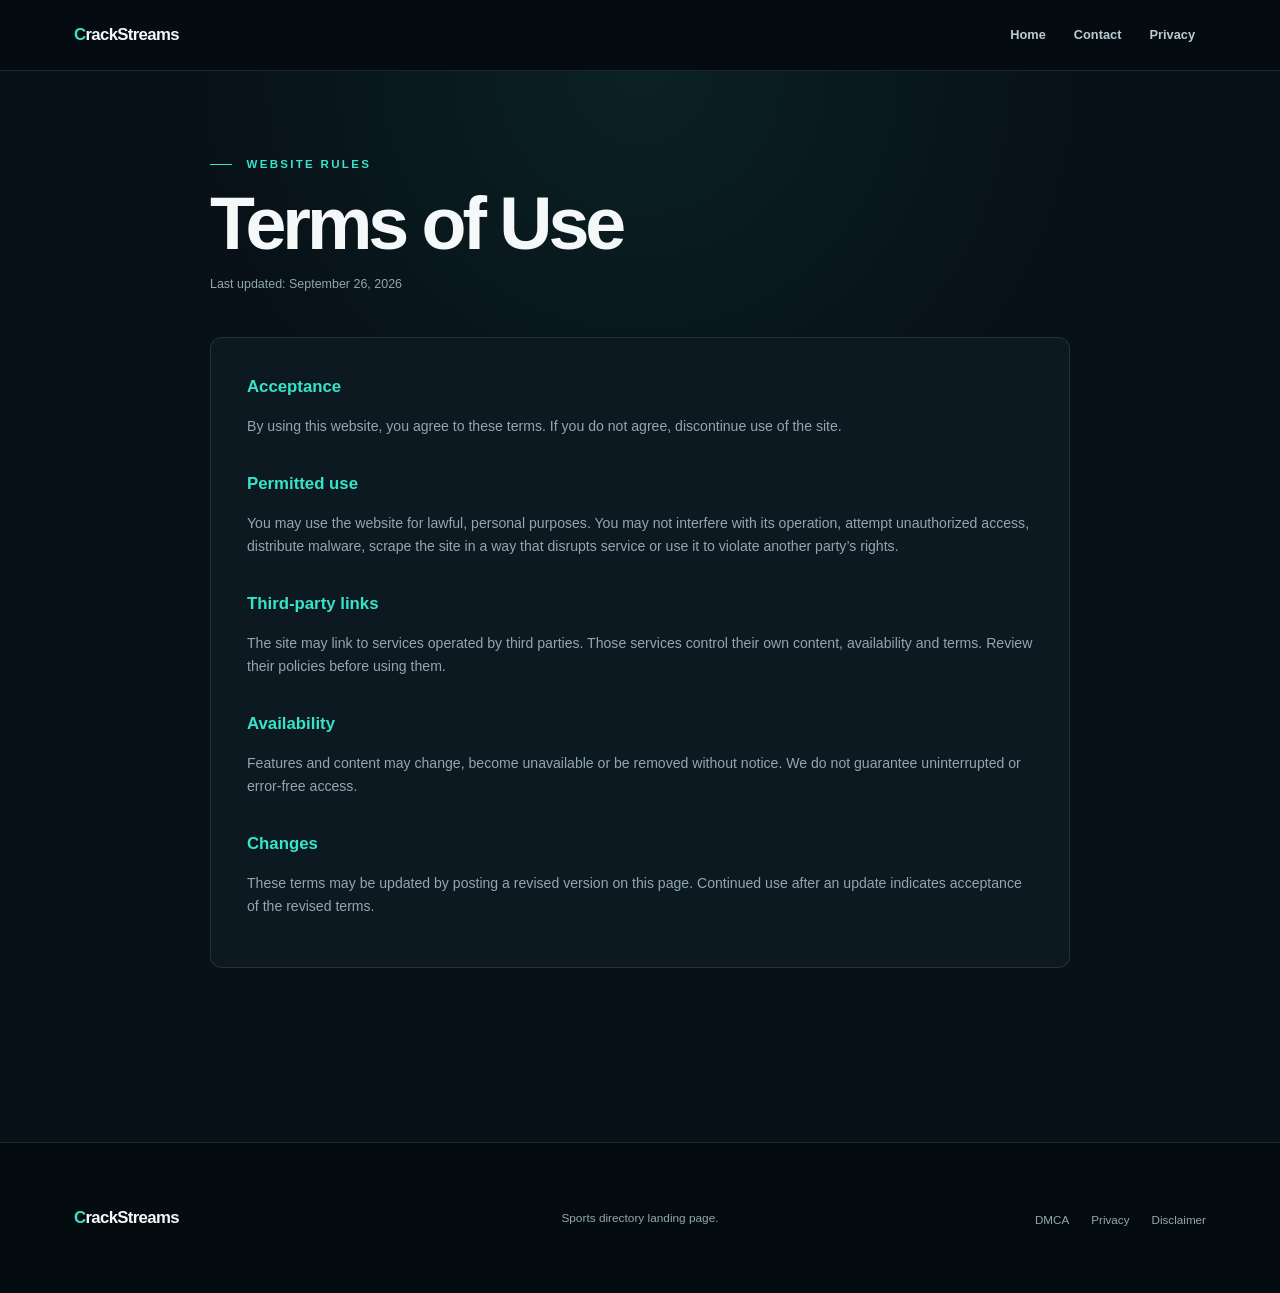
<file: terms.html>
<!doctype html>
<html lang="en">
<head>
  <!-- Google Tag Manager -->
  <script>(function(w,d,s,l,i){w[l]=w[l]||[];w[l].push({'gtm.start':new Date().getTime(),event:'gtm.js'});var f=d.getElementsByTagName(s)[0],j=d.createElement(s),dl=l!='dataLayer'?'&l='+l:'';j.async=true;j.src='https://www.googletagmanager.com/gtm.js?id='+i+dl;f.parentNode.insertBefore(j,f);})(window,document,'script','dataLayer','GTM-WSK3K6LM');</script>
  <!-- End Google Tag Manager -->
  <meta charset="utf-8"><meta name="viewport" content="width=device-width, initial-scale=1">
  <meta name="robots" content="index, follow"><meta name="description" content="Terms of use for the CrackStreams website.">
  <title>Terms of Use | CrackStreams</title><link rel="canonical" href="https://crackstreams1.mx/terms.html">
  <link rel="icon" href="assets/images/favicon.png" type="image/png"><link rel="stylesheet" href="assets/css/styles.css"><link rel="stylesheet" href="assets/css/legal.css">
</head>
<body>
<!-- Google Tag Manager (noscript) --><noscript><iframe src="https://www.googletagmanager.com/ns.html?id=GTM-WSK3K6LM" height="0" width="0" style="display:none;visibility:hidden"></iframe></noscript><!-- End Google Tag Manager (noscript) -->
<header class="site-header"><div class="nav-shell"><a class="brand" href="index.html">CrackStreams</a><nav class="main-nav"><a href="index.html">Home</a><a href="contact.html">Contact</a><a href="privacy.html">Privacy</a></nav></div></header>
<main class="legal-main"><div class="legal-shell"><p class="eyebrow"><span></span> Website rules</p><h1>Terms of Use</h1><p class="legal-updated">Last updated: September 26, 2026</p><article class="legal-card"><h2>Acceptance</h2><p>By using this website, you agree to these terms. If you do not agree, discontinue use of the site.</p><h2>Permitted use</h2><p>You may use the website for lawful, personal purposes. You may not interfere with its operation, attempt unauthorized access, distribute malware, scrape the site in a way that disrupts service or use it to violate another party’s rights.</p><h2>Third-party links</h2><p>The site may link to services operated by third parties. Those services control their own content, availability and terms. Review their policies before using them.</p><h2>Availability</h2><p>Features and content may change, become unavailable or be removed without notice. We do not guarantee uninterrupted or error-free access.</p><h2>Changes</h2><p>These terms may be updated by posting a revised version on this page. Continued use after an update indicates acceptance of the revised terms.</p></article></div></main>
<footer><div class="footer-shell"><a class="brand" href="index.html">CrackStreams</a><p>Sports directory landing page.</p><nav class="legal-footer-links"><a href="dmca.html">DMCA</a><a href="privacy.html">Privacy</a><a href="disclaimer.html">Disclaimer</a></nav></div></footer></body></html>
</file>
<file: assets/css/styles.css>
:root{--bg:#071117;--surface:#0c1921;--surface-2:#10242e;--line:rgba(255,255,255,.1);--text:#f5f8f9;--muted:#93a6af;--aqua:#38e3ca;--aqua-2:#10a995;--orange:#ff8063;--max:1180px}*{box-sizing:border-box}html{scroll-behavior:smooth}body{margin:0;background:var(--bg);color:var(--text);font-family:Inter,Arial,sans-serif;line-height:1.6}a{color:inherit}.sr-only{position:absolute;width:1px;height:1px;padding:0;margin:-1px;overflow:hidden;clip:rect(0,0,0,0);white-space:nowrap;border:0}.site-header{position:sticky;top:0;z-index:20;background:rgba(5,13,18,.9);border-bottom:1px solid var(--line);backdrop-filter:blur(15px)}.nav-shell{max-width:var(--max);height:70px;margin:auto;padding:0 24px;display:flex;align-items:center;justify-content:space-between}.brand{text-decoration:none;font-size:1.05rem;font-weight:800;letter-spacing:-.04em}.brand::first-letter{color:var(--aqua)}.main-nav{display:flex;gap:6px;align-items:center}.main-nav a{padding:8px 11px;border-radius:7px;color:#bccbd1;text-decoration:none;font-size:.8rem;font-weight:600;transition:.2s}.main-nav a:hover{background:rgba(56,227,202,.1);color:var(--aqua)}.menu-button{display:none;background:transparent;border:0;padding:8px;cursor:pointer}.menu-button span:not(.sr-only){display:block;width:22px;height:2px;background:white;margin:5px}.hero{min-height:430px;position:relative;overflow:hidden;display:grid;place-items:center;border-bottom:1px solid var(--line);background:radial-gradient(circle at 50% 130%,rgba(16,169,149,.23),transparent 49%),linear-gradient(180deg,#08141b,#071117)}.hero::after{content:"";position:absolute;inset:0;opacity:.16;background-image:linear-gradient(rgba(255,255,255,.08) 1px,transparent 1px),linear-gradient(90deg,rgba(255,255,255,.08) 1px,transparent 1px);background-size:50px 50px;mask-image:linear-gradient(to bottom,black,transparent)}.hero-glow{position:absolute;border-radius:50%;filter:blur(50px);opacity:.2}.hero-glow-one{width:300px;height:300px;background:var(--aqua);left:-180px;top:20px}.hero-glow-two{width:260px;height:260px;background:#256cbb;right:-150px;bottom:-50px}.hero-content{position:relative;z-index:1;text-align:center;max-width:790px;padding:70px 24px}.eyebrow{margin:0 0 14px;color:var(--aqua);font-size:.72rem;text-transform:uppercase;letter-spacing:.2em;font-weight:700}.eyebrow span{display:inline-block;width:22px;height:1px;background:var(--aqua);vertical-align:middle;margin-right:9px}.hero h1{font-size:clamp(2.65rem,7vw,5.4rem);line-height:1.02;letter-spacing:-.065em;margin:0}.hero h1 em{font-style:normal;color:var(--aqua)}.hero-copy{max-width:590px;margin:22px auto 30px;color:#a9bac1;font-size:1.05rem}.hero-cta{display:inline-flex;gap:28px;align-items:center;padding:12px 18px;background:var(--aqua);color:#04110f;border-radius:7px;text-decoration:none;font-weight:800;font-size:.84rem;transition:.2s}.hero-cta:hover{transform:translateY(-2px);box-shadow:0 12px 30px rgba(56,227,202,.18)}.notice{max-width:var(--max);margin:28px auto 0;padding:18px 22px;display:grid;grid-template-columns:auto 1fr auto;align-items:center;gap:16px;background:linear-gradient(90deg,rgba(255,128,99,.1),rgba(255,128,99,.035));border:1px solid rgba(255,128,99,.3);border-radius:10px}.notice-icon{width:36px;height:36px;display:grid;place-items:center;border-radius:50%;background:rgba(255,128,99,.15);color:var(--orange);font-weight:800}.notice strong{font-size:.85rem}.notice p{margin:1px 0 0;color:var(--muted);font-size:.78rem}.notice>a{color:var(--orange);font-weight:700;font-size:.78rem;text-decoration:none}.sports-section,.content-section{max-width:var(--max);margin:0 auto;padding:86px 24px}.section-heading{display:flex;justify-content:space-between;align-items:flex-end;margin-bottom:28px}.section-heading h2,.about-card h2{margin:0;font-size:clamp(2rem,4vw,3.2rem);line-height:1.1;letter-spacing:-.045em}.section-heading>p{max-width:320px;color:var(--muted);font-size:.85rem}.sports-grid{display:grid;grid-template-columns:repeat(2,1fr);gap:12px}.sport-card{min-height:92px;padding:17px 19px;display:grid;grid-template-columns:60px 1fr auto;align-items:center;gap:17px;background:var(--surface);border:1px solid var(--line);border-radius:10px;text-decoration:none;transition:.25s;animation:card-in .55s both;animation-delay:var(--delay)}.sport-card:hover{transform:translateY(-3px);background:var(--surface-2);border-color:rgba(56,227,202,.45);box-shadow:0 15px 38px rgba(0,0,0,.22)}.sport-card img{width:52px;height:52px;object-fit:contain;border-radius:7px;padding:3px;background:rgba(255,255,255,.93)}.sport-card span{display:flex;flex-direction:column}.sport-card strong{font-size:.93rem}.sport-card small{color:var(--muted);font-size:.72rem}.sport-card b{font-size:1.15rem;color:#57717b;transition:.2s}.sport-card:hover b{color:var(--aqua);transform:translateX(3px)}@keyframes card-in{from{opacity:0;transform:translateY(10px)}to{opacity:1;transform:none}}.content-section{padding-top:24px;display:grid;grid-template-columns:1.65fr .8fr;gap:18px}.about-card,.coverage-card{background:var(--surface);border:1px solid var(--line);border-radius:12px;padding:36px}.about-card>p:not(.eyebrow),.coverage-card>p{color:var(--muted);font-size:.87rem}.features{margin-top:32px;padding-top:25px;border-top:1px solid var(--line);display:grid;grid-template-columns:repeat(3,1fr);gap:24px}.features i{display:block;color:var(--aqua);font-size:.65rem;font-style:normal;margin-bottom:8px}.features strong{font-size:.82rem}.features p{color:var(--muted);font-size:.72rem;line-height:1.6}.coverage-card{background:linear-gradient(145deg,#10252d,#0a171d)}.coverage-card .status{display:inline-flex;align-items:center;gap:7px;color:var(--aqua);font-size:.68rem;text-transform:uppercase;letter-spacing:.1em}.status i{width:7px;height:7px;border-radius:50%;background:var(--aqua);box-shadow:0 0 9px var(--aqua)}.coverage-card h3{font-size:1.45rem;margin:20px 0 8px}.coverage-card ul{padding:18px 0 18px 20px;margin:18px 0;border-top:1px solid var(--line);border-bottom:1px solid var(--line);color:#b8c7cc;font-size:.78rem}.coverage-card li{margin:8px 0}.coverage-card>a{display:flex;justify-content:space-between;color:var(--aqua);font-weight:700;font-size:.76rem;text-decoration:none}footer{margin-top:90px;background:#050c10;border-top:1px solid var(--line)}.footer-shell{max-width:var(--max);min-height:150px;margin:auto;padding:35px 24px;display:grid;grid-template-columns:1fr 1fr 1fr;align-items:center}.footer-shell p{text-align:center;color:var(--muted);font-size:.74rem}.footer-shell nav{text-align:right}.footer-shell nav a{margin-left:22px;color:var(--muted);font-size:.73rem;text-decoration:none}.footer-shell nav a:hover{color:var(--aqua)}.copyright{text-align:center;padding:16px 24px;border-top:1px solid var(--line);color:#56707a;font-size:.65rem}@media(max-width:780px){.nav-shell{height:62px}.menu-button{display:block}.main-nav{display:none;position:absolute;left:0;right:0;top:62px;padding:12px 24px 20px;background:#081218;border-bottom:1px solid var(--line);flex-direction:column;align-items:stretch}.main-nav.open{display:flex}.main-nav a{padding:10px}.hero{min-height:390px}.notice{margin:18px 16px 0;grid-template-columns:auto 1fr}.notice>a{grid-column:2}.sports-section,.content-section{padding:65px 16px}.section-heading{align-items:flex-start;flex-direction:column}.section-heading>p{margin-bottom:0}.sports-grid{grid-template-columns:1fr}.content-section{padding-top:10px;grid-template-columns:1fr}.features{grid-template-columns:1fr}.footer-shell{grid-template-columns:1fr;text-align:center;gap:12px}.footer-shell nav{text-align:center}.footer-shell nav a{margin:0 9px}}@media(max-width:420px){.hero-content{padding:58px 18px}.hero-copy{font-size:.9rem}.sport-card{grid-template-columns:52px 1fr auto;padding:14px}.sport-card img{width:46px;height:46px}.about-card,.coverage-card{padding:26px 22px}}
</file>
<file: assets/css/content.css>
.editorial-section,
.faq-section {
  max-width: var(--max);
  margin: 0 auto;
  padding: 86px 24px;
}

.editorial-intro {
  max-width: 860px;
  margin-bottom: 36px;
}

.editorial-intro h2,
.faq-heading h2 {
  margin: 0;
  font-size: clamp(2rem, 4vw, 3.2rem);
  line-height: 1.1;
  letter-spacing: -.045em;
}

.editorial-intro > p:last-child,
.faq-heading > p:last-child {
  color: var(--muted);
  font-size: .9rem;
}

.editorial-grid {
  display: grid;
  grid-template-columns: repeat(2, 1fr);
  gap: 14px;
}

.editorial-grid article {
  padding: 28px;
  background: var(--surface);
  border: 1px solid var(--line);
  border-radius: 10px;
}

.editorial-grid article:hover { border-color: rgba(56, 227, 202, .25); }
.editorial-grid .editorial-wide { grid-column: 1 / -1; }
.editorial-grid h3 { margin: 0 0 10px; font-size: 1rem; }
.editorial-grid p { margin: 0 0 12px; color: var(--muted); font-size: .82rem; }
.editorial-grid p:last-child { margin-bottom: 0; }
.editorial-grid span,
.editorial-grid a { color: var(--aqua); }

.faq-section { padding-top: 32px; }
.faq-heading { max-width: 680px; margin-bottom: 32px; }
.faq-list { border-top: 1px solid var(--line); }
.faq-list details { border-bottom: 1px solid var(--line); }

.faq-list summary {
  min-height: 76px;
  padding: 18px 4px;
  display: flex;
  align-items: center;
  justify-content: space-between;
  gap: 20px;
  cursor: pointer;
  list-style: none;
  font-weight: 600;
  font-size: .96rem;
}

.faq-list summary::-webkit-details-marker { display: none; }
.faq-list summary:hover { color: var(--aqua); }

.faq-list summary i {
  width: 30px;
  height: 30px;
  flex: 0 0 30px;
  display: grid;
  place-items: center;
  border: 1px solid var(--line);
  border-radius: 50%;
  font-size: 1.1rem;
  font-style: normal;
  font-weight: 400;
  transition: .2s;
}

.faq-list details[open] summary i {
  transform: rotate(45deg);
  color: var(--aqua);
  border-color: rgba(56, 227, 202, .45);
}

.faq-list details > p {
  max-width: 850px;
  margin: -5px 0 24px;
  color: var(--muted);
  font-size: .84rem;
}

.faq-list details[open] > p { animation: faq-in .25s ease; }

@keyframes faq-in {
  from { opacity: 0; transform: translateY(-5px); }
  to { opacity: 1; transform: none; }
}

@media (max-width: 780px) {
  .editorial-section,
  .faq-section { padding: 65px 16px; }
  .editorial-grid { grid-template-columns: 1fr; }
  .editorial-grid .editorial-wide { grid-column: auto; }
  .editorial-grid article { padding: 24px; }
  .faq-list summary { min-height: 68px; font-size: .86rem; }
}
</file>
<file: assets/css/legal.css>
.legal-main {
  min-height: calc(100vh - 260px);
  padding: 84px 24px;
  background: radial-gradient(circle at 50% 0, rgba(56, 227, 202, .08), transparent 38%);
}

.legal-shell {
  max-width: 860px;
  margin: 0 auto;
}

.legal-shell h1 {
  margin: 0 0 14px;
  font-size: clamp(2.4rem, 6vw, 4.6rem);
  line-height: 1;
  letter-spacing: -.055em;
}

.legal-updated {
  margin: 0 0 42px;
  color: var(--muted);
  font-size: .78rem;
}

.legal-card {
  padding: 36px;
  background: var(--surface);
  border: 1px solid var(--line);
  border-radius: 12px;
}

.legal-card h2 {
  margin: 34px 0 8px;
  color: var(--aqua);
  font-size: 1.05rem;
}

.legal-card h2:first-child { margin-top: 0; }
.legal-card p,
.legal-card li { color: var(--muted); font-size: .88rem; }
.legal-card ul { padding-left: 20px; }
.legal-card a { color: var(--aqua); }
.legal-contact-note { padding: 18px; border-left: 3px solid var(--aqua); background: rgba(56, 227, 202, .06); }

.legal-footer-links { text-align: right; }
.legal-footer-links a { margin-left: 18px; color: var(--muted); font-size: .72rem; text-decoration: none; }
.legal-footer-links a:hover { color: var(--aqua); }

@media (max-width: 780px) {
  .legal-main { padding: 60px 16px; }
  .legal-card { padding: 25px 22px; }
  .legal-footer-links { text-align: center; }
  .legal-footer-links a { display: inline-block; margin: 5px 8px; }
}
</file>
